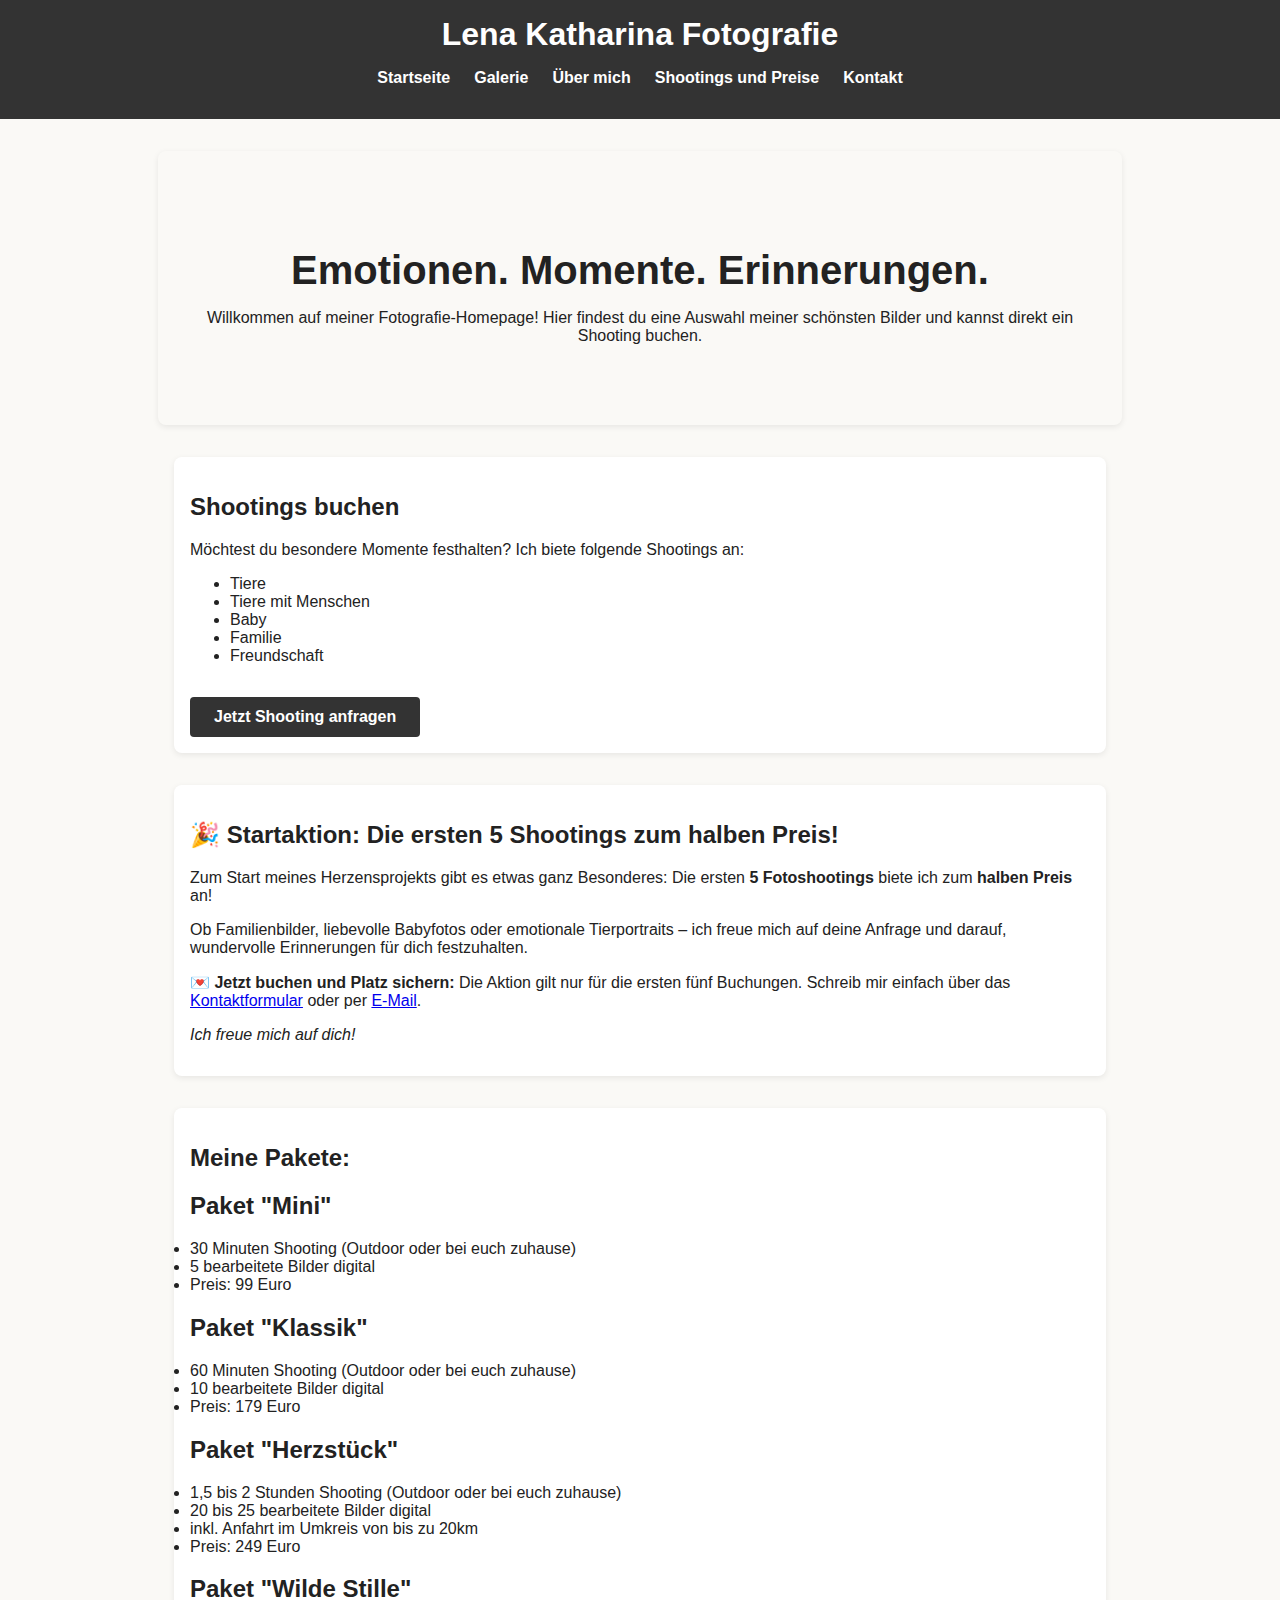
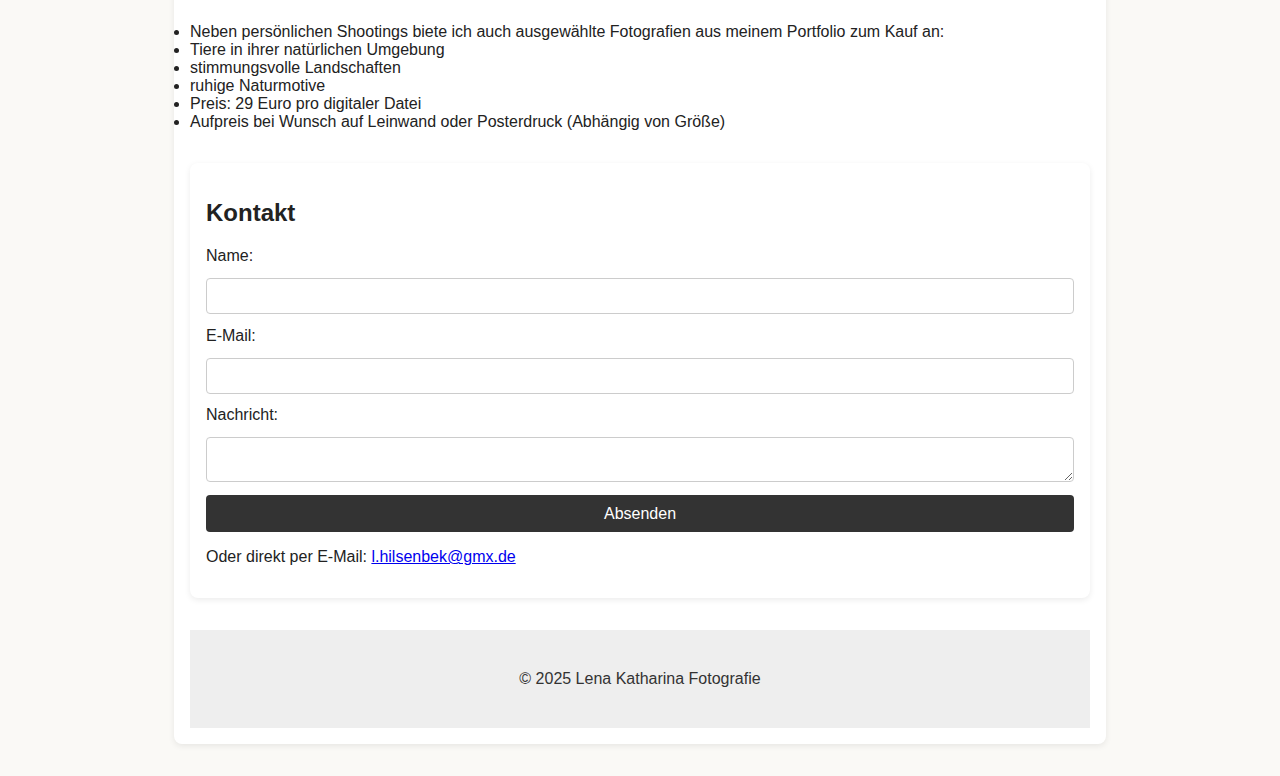
<file: index.html>
<!DOCTYPE html>
<html lang="de">
<head>
  <meta charset="UTF-8">
  <meta name="viewport" content="width=device-width, initial-scale=1.0">
  <title>Lena Katharina Fotografie</title>
  <link rel="stylesheet" href="styles.css">
</head>
<body>
  <header>
    <h1>Lena Katharina Fotografie</h1>
    <nav>
      <ul>
        <li><a href="index.html">Startseite</a></li>
        <li><a href="galerie.html">Galerie</a></li>
        <li><a href="about.html">Über mich</a></li>
        <li><a href="#shootings">Shootings und Preise</a></li>
        <li><a href="#contact">Kontakt</a></li>
      </ul>
    </nav>
  </header>
  
  <section id="hero">
    <h2>Emotionen. Momente. Erinnerungen.</h2>
    <p>Willkommen auf meiner Fotografie-Homepage! Hier findest du eine Auswahl meiner schönsten Bilder und kannst direkt ein Shooting buchen.</p>
  </section>

  <section id="shootings">
    <h2>Shootings buchen</h2>
    <p>Möchtest du besondere Momente festhalten? Ich biete folgende Shootings an:</p>
    <ul>
      <li>Tiere</li>
      <li>Tiere mit Menschen</li>
      <li>Baby</li>
      <li>Familie</li>
      <li>Freundschaft</li>
    </ul>
    <a class="button" href="#contact">Jetzt Shooting anfragen</a>
  </section>

  <section class="aktion">
  <h2>🎉 Startaktion: Die ersten 5 Shootings zum halben Preis!</h2>
  <p>
    Zum Start meines Herzensprojekts gibt es etwas ganz Besonderes:
    Die ersten <strong>5 Fotoshootings</strong> biete ich zum <strong>halben Preis</strong> an!
  </p>
  <p>
    Ob Familienbilder, liebevolle Babyfotos oder emotionale Tierportraits – ich freue mich auf deine Anfrage und darauf, wundervolle Erinnerungen für dich festzuhalten.
  </p>
  <p>
    💌 <strong>Jetzt buchen und Platz sichern:</strong> Die Aktion gilt nur für die ersten fünf Buchungen.  
    Schreib mir einfach über das <a href="#contact">Kontaktformular</a> oder per <a href="mailto:deine@email.de">E-Mail</a>.
  </p>
  <p><em>Ich freue mich auf dich!</em></p>
</section>

  
  <section id="gallery">
    <h2>Meine Pakete:</h2>
   
    <h2>Paket "Mini"</h2>
    <li>30 Minuten Shooting (Outdoor oder bei euch zuhause)</li>
    <li>5 bearbeitete Bilder digital</li>
    <li>Preis: 99 Euro</li>

    <h2>Paket "Klassik"</h2>
    <li>60 Minuten Shooting (Outdoor oder bei euch zuhause)</li>
    <li>10 bearbeitete Bilder digital</li>
    <li>Preis: 179 Euro</li>

    <h2>Paket "Herzstück"</h2>
    <li>1,5 bis 2 Stunden Shooting (Outdoor oder bei euch zuhause)</li>
    <li>20 bis 25 bearbeitete Bilder digital</li>
    <li>inkl. Anfahrt im Umkreis von bis zu 20km
    <li>Preis: 249 Euro</li>

    <h2>Paket "Wilde Stille"</h2>
    <li>Neben persönlichen Shootings biete ich auch ausgewählte Fotografien aus meinem Portfolio zum Kauf an:</li>
    <li>Tiere in ihrer natürlichen Umgebung</li>
    <li>stimmungsvolle Landschaften</li>
    <li>ruhige Naturmotive</li>
    <li>Preis: 29 Euro pro digitaler Datei</li>
    <li>Aufpreis bei Wunsch auf Leinwand oder Posterdruck (Abhängig von Größe)</li>

  <section id="contact">
    <h2>Kontakt</h2>
    <form action="mailto:l.hilsenbek@gmx.de" method="post" enctype="text/plain">
      <label for="name">Name:</label>
      <input type="text" id="name" name="name" required>
      <label for="email">E-Mail:</label>
      <input type="email" id="email" name="email" required>
      <label for="message">Nachricht:</label>
      <textarea id="message" name="message" required></textarea>
      <button type="submit">Absenden</button>
    </form>
    <p>Oder direkt per E-Mail: <a href="mailto:l.hilsenbek@gmx.de">l.hilsenbek@gmx.de</a></p>
  </section>

  <footer>
    <p>&copy; 2025 Lena Katharina Fotografie</p>
  </footer>
</body>
</html>
</file>
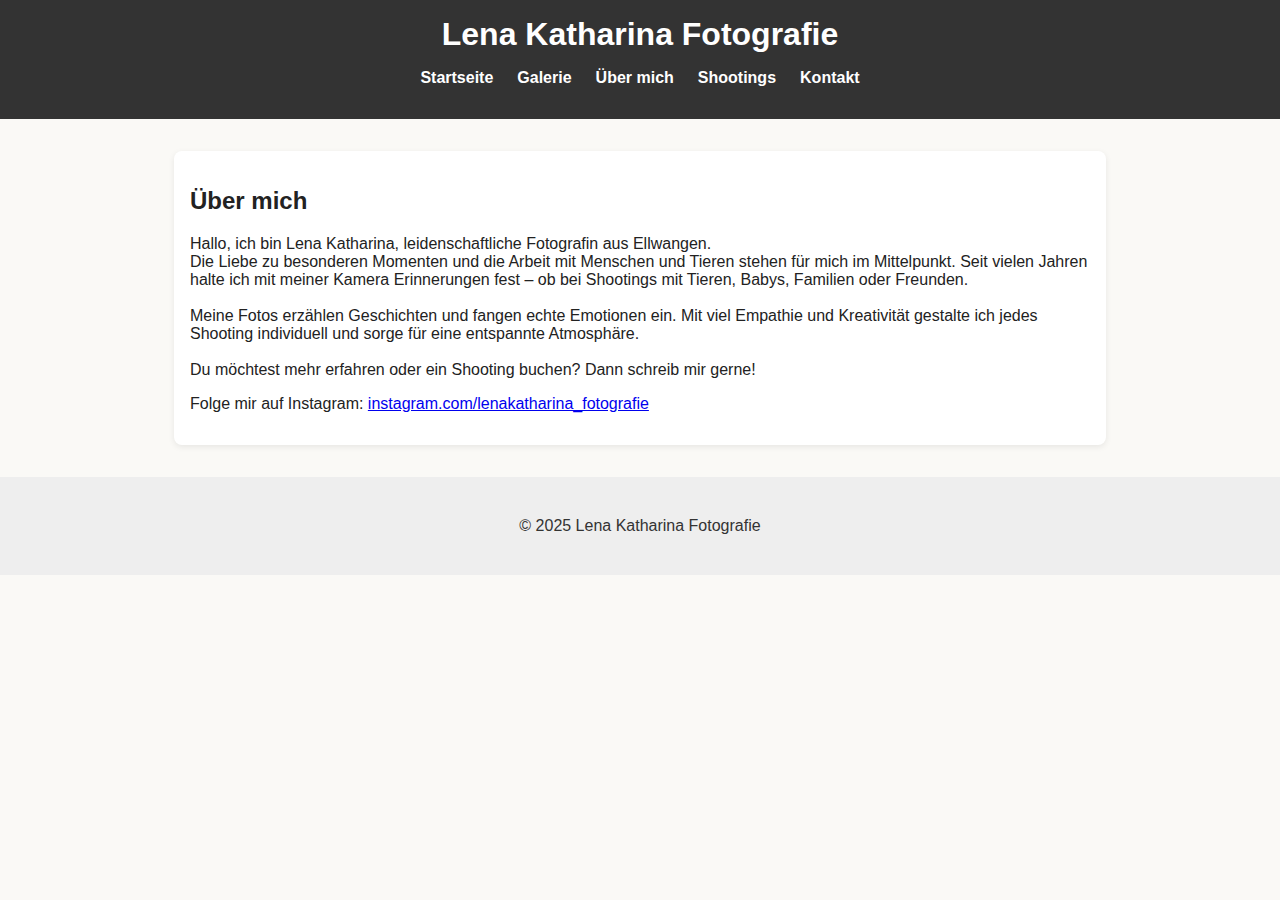
<file: about.html>
<!DOCTYPE html>
<html lang="de">
<head>
  <meta charset="UTF-8">
  <meta name="viewport" content="width=device-width, initial-scale=1.0">
  <title>Über mich | Lena Katharina Fotografie</title>
  <link rel="stylesheet" href="styles.css">
</head>
<body>
  <header>
    <h1>Lena Katharina Fotografie</h1>
    <nav>
      <ul>
        <li><a href="index.html">Startseite</a></li>
        <li><a href="galerie.html">Galerie</a></li>
        <li><a href="about.html">Über mich</a></li>
        <li><a href="index.html#shootings">Shootings</a></li>
        <li><a href="index.html#contact">Kontakt</a></li>
      </ul>
    </nav>
  </header>

  <section>
    <h2>Über mich</h2>
    <p>
      Hallo, ich bin Lena Katharina, leidenschaftliche Fotografin aus Ellwangen.<br>
      Die Liebe zu besonderen Momenten und die Arbeit mit Menschen und Tieren stehen für mich im Mittelpunkt. 
      Seit vielen Jahren halte ich mit meiner Kamera Erinnerungen fest – ob bei Shootings mit Tieren, Babys, Familien oder Freunden.<br><br>
      Meine Fotos erzählen Geschichten und fangen echte Emotionen ein. 
      Mit viel Empathie und Kreativität gestalte ich jedes Shooting individuell und sorge für eine entspannte Atmosphäre.<br><br>
      Du möchtest mehr erfahren oder ein Shooting buchen? Dann schreib mir gerne!
    </p>
 <p>
  Folge mir auf Instagram: 
  <a href="https://instagram.com/lenakatharina_fotografie" target="_blank">instagram.com/lenakatharina_fotografie</a>  
 </p>
  </section>

  <footer>
    <p>&copy; 2025 Lena Katharina Fotografie</p>
  </footer>
</body>
</html>
</file>
<file: styles.css>
body {
  font-family: 'Segoe UI', Arial, sans-serif;
  margin: 0;
  background: #faf9f6;
  color: #222;
}

header {
  background: #333;
  color: #fff;
  padding: 1rem 2rem;
  display: flex;
  flex-direction: column;
  align-items: center;
}

header h1 {
  margin: 0;
  font-size: 2rem;
}

nav ul {
  list-style: none;
  padding: 0;
  display: flex;
  gap: 1.5rem;
}

nav a {
  color: #fff;
  text-decoration: none;
  font-weight: bold;
}

#hero {
  background: #faf9f6;
  color: #222;
  padding: 4rem 2rem;
  text-align: center;
}

#hero h2 {
  font-size: 2.5rem;
  margin-bottom: 1rem;
}

section {
  max-width: 900px;
  margin: 2rem auto;
  padding: 1rem;
  background: #fff;
  border-radius: 8px;
  box-shadow: 0 2px 6px rgba(0,0,0,0.08);
}

.gallery-grid {
  display: grid;
  grid-template-columns: repeat(auto-fit,minmax(220px,1fr));
  gap: 1rem;
  margin-top: 1rem;
}

.gallery-grid img {
  width: 100%;
  object-fit: cover;
  border-radius: 6px;
  box-shadow: 0 2px 8px rgba(0,0,0,0.09);
  transition: transform 0.2s;
}

.gallery-grid img:hover {
  transform: scale(1.05);
}

.button {
  display: inline-block;
  padding: 0.7em 1.5em;
  background: #333;
  color: #fff;
  border-radius: 4px;
  text-decoration: none;
  font-weight: bold;
  margin-top: 1em;
}

form {
  display: flex;
  flex-direction: column;
  gap: 0.8em;
}

label {
  font-weight: 500;
}

input, textarea {
  padding: 0.5em;
  border: 1px solid #ccc;
  border-radius: 4px;
  font-size: 1em;
}

button[type="submit"] {
  background: #333;
  color: #fff;
  border: none;
  padding: 0.6em 1.2em;
  border-radius: 4px;
  cursor: pointer;
  font-size: 1em;
}

button[type="submit"]:hover {
  background: #555;
}

footer {
  text-align: center;
  padding: 1.5rem 0;
  background: #eee;
  margin-top: 2rem;
  color: #333;
}
</file>
